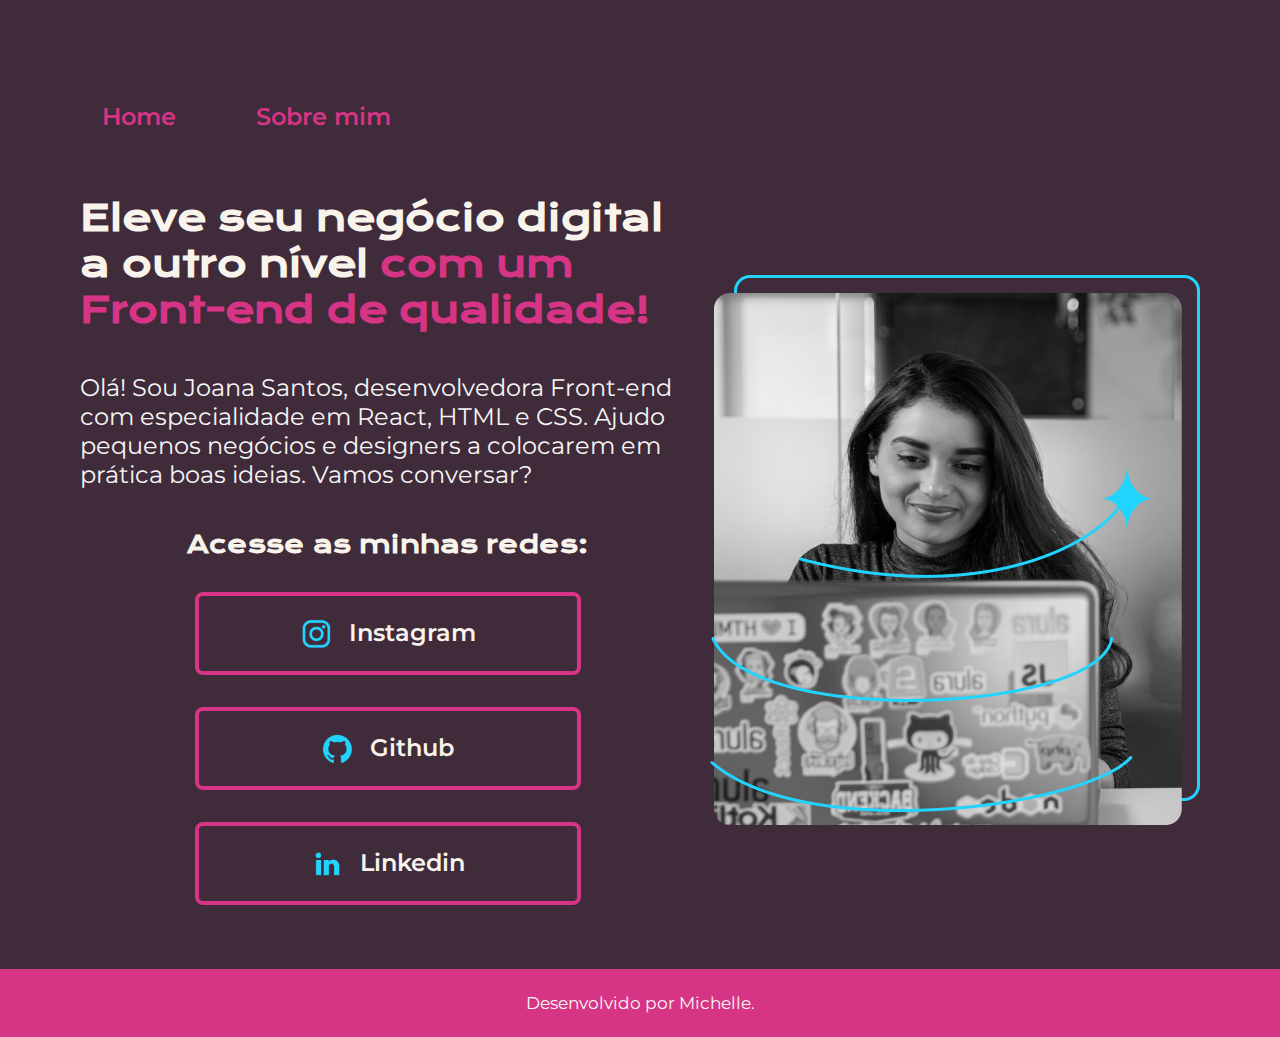
<file: index.html>
<!DOCTYPE html>
<html lang="en">
    <head>
        <meta charset="UTF-8">
        <meta name="viewport" content="width=device-width, initial-scale=1.0">
        <title>Portifolio</title>
        <link rel="stylesheet" href="styles/style.css">
    </head>
    <body>
        <header class="cabecalho">
            <nav class="cabecalho__menu">
                <a class="cabecalho__menu__link" href="index.html"> Home </a>
                <a class="cabecalho__menu__link" href="about.html"> Sobre mim </a>
            </nav>
        </header>
        <main class="apresentacao">
            <section class="apresentacao__conteudo">
            <h1 class="apresentacao__conteudo__titulo">Eleve seu negócio digital a outro nível <strong>com um Front-end de qualidade!</strong></h1> 
            <p class="apresentacao__conteudo__texto">Olá! Sou Joana Santos, desenvolvedora Front-end com especialidade em React, HTML e CSS. Ajudo pequenos negócios e designers a colocarem em prática boas ideias. Vamos conversar?</p>
            <div class="apresentacao__links">
                <h2 class="apresentacao__link__subtitulo">Acesse as minhas redes:</h2>
                <a class="apresentacao__botao1" href="https://www.instagram.com"> <img src="assets/instagram.png" alt="icone instagram"> Instagram</a>
                <a class="apresentacao__botao1" href="https://www.github.com"><img src="assets/github.png" alt="icone github">Github</a>
                <a class="apresentacao__botao1" href="https://br.linkedin.com"><img src="assets/linkedin.png" alt="icone linkedin"> Linkedin</a>
            </div>  
        </section>
        <img src="assets/Imagem (1).png" alt="Pessoa programando em um computador">
        </main>
        <footer class="rodape">
            <p>Desenvolvido por Michelle.</p>
        </footer>
    </body>
</html>
</file>
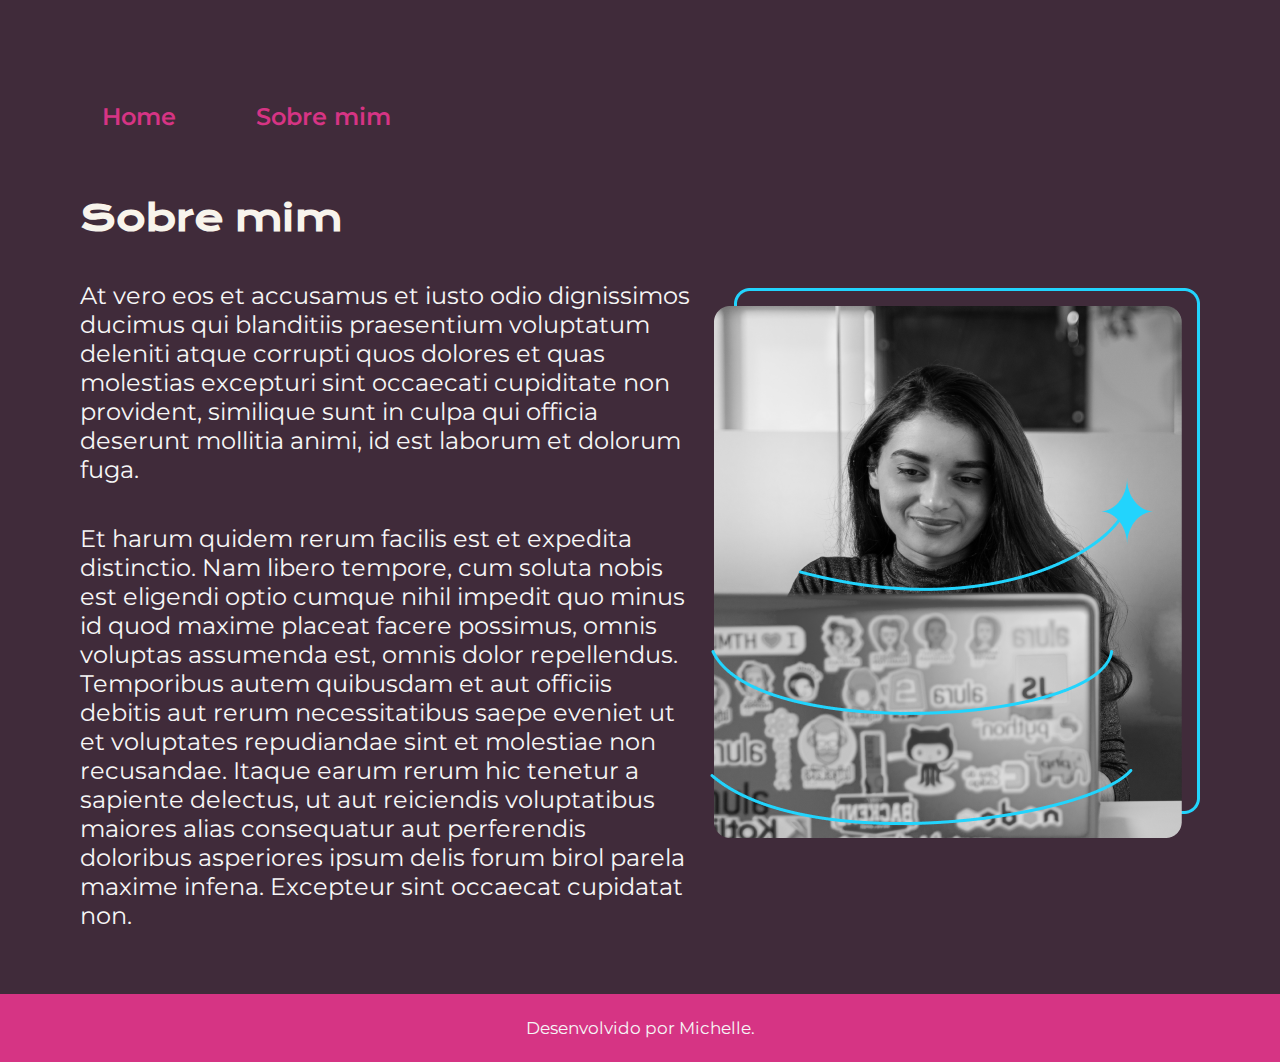
<file: about.html>
<!DOCTYPE html>
<html lang="pt-br">
<head>
    <meta charset="UTF-8">
    <meta name="viewport" content="width=device-width, initial-scale=1.0">
    <title>Sobre mim</title>
    <link rel="stylesheet" href="styles/style.css">
</head>
<body>
    <header class="cabecalho">
        <nav class="cabecalho__menu">
            <a class="cabecalho__menu__link" href="index.html"> Home </a>
            <a class="cabecalho__menu__link" href="about.html"> Sobre mim </a>
        </nav>
    </header>
    <main class="apresentacao">
        <section class="apresentacao__conteudo">
            <h1 class="apresentacao__conteudo__titulo">Sobre mim</h1>
            <p class="apresentacao__conteudo__texto">At vero eos et accusamus et iusto odio dignissimos ducimus qui blanditiis praesentium voluptatum deleniti atque corrupti quos dolores et quas molestias excepturi sint occaecati cupiditate non provident, similique sunt in culpa qui officia deserunt mollitia animi, id est laborum et dolorum fuga.</p>
            <p class="apresentacao__conteudo__texto">Et harum quidem rerum facilis est et expedita distinctio. Nam libero tempore, cum soluta nobis est eligendi optio cumque nihil impedit quo minus id quod maxime placeat facere possimus, omnis voluptas assumenda est, omnis dolor repellendus. Temporibus autem quibusdam et aut officiis debitis aut rerum necessitatibus saepe eveniet ut et voluptates repudiandae sint et molestiae non recusandae. Itaque earum rerum hic tenetur a sapiente delectus, ut aut reiciendis voluptatibus maiores alias consequatur aut perferendis doloribus asperiores ipsum delis forum birol parela maxime infena. Excepteur sint occaecat cupidatat non.</p>
        </section>
        <img src="assets/Imagem (1).png" alt="Pessoa programando em um computador">
    </main>
    <footer class="rodape">
        <p>Desenvolvido por Michelle.</p>
    </footer>
</body>
</html>
</file>
<file: styles/style.css>
@import url('https://fonts.googleapis.com/css2?family=Krona+One&family=Montserrat:wght@400;600&display=swap');
:root {
   --cor-primaria: #402B3A;
   --cor-secundaria: #F8F4EC;
   --cor-terciaria: #D63484;
   --cor-quaternaria: #f6f6f6;
   --cor-hover: #FF9BD2;
   
}
*{
    margin:0;
    padding:0;
}
body{
    box-sizing: border-box;
    background-color: var(--cor-primaria);
}
p {
    font-size: 17px;
    color: var(--cor-quaternaria)
}
.cabecalho {
    padding: 8% 0% 0% 8%;
}

.cabecalho__menu {
    display: flex;
    gap: 80px;
}

.cabecalho__menu__link {
    font-family: 'Montserrat', sans-serif;
    font-size: 24px;
    font-weight: 600;
    color: var(--cor-terciaria);
    text-decoration: none;
    
}

.apresentacao {
    padding: 5%;
    display: flex;
    align-items: center;
    justify-content:center ;
    gap: 15px;
    color: var(--cor-secundaria);
}
.apresentacao__conteudo {
    width: 615px;
    display: flex;
    flex-direction: column;
    gap: 40px;
}
strong {
    color: var(--cor-terciaria);

}

.apresentacao__conteudo__titulo {
    font-size: 36px;
    font-family:  'Krona One', sans-serif;
}
.apresentacao__conteudo__texto {
    font-size: 24px;
    font-family: 'Montserrat', sans-serif;
}

.apresentacao__link__subtitulo {
    color: var(--cor-secundaria);
    font-family:  'Krona One', sans-serif;
    font-weight: 400px;
    font-size: 24px;
}
.apresentacao__links {
    display: flex;
    flex-direction: column;
    justify-content: space-between;
    align-items: center;
    gap: 32px;
}
.apresentacao__botao1 {
    display: flex;
    justify-content: center;
    gap: 16px;
    border: 4px solid var(--cor-terciaria);
    width: 378px;
    text-align: center;
    border-radius: 8px;
    font-size: 24px;
    font-weight: 600;
    padding: 21.5px 0;
    text-decoration: none;
    color: var(--cor-secundaria);
    font-family: 'Montserrat', sans-serif;
}
.apresentacao__botao1:hover {
    background-color: var(--cor-hover);
}
.rodape {
    display: flex;
    background-color: var(--cor-terciaria);
    padding: 24px;
    justify-content: center;
    font-family: 'Montserrat', sans-serif;
    font-size: 24px;
    font-weight: 400;
}
</file>
